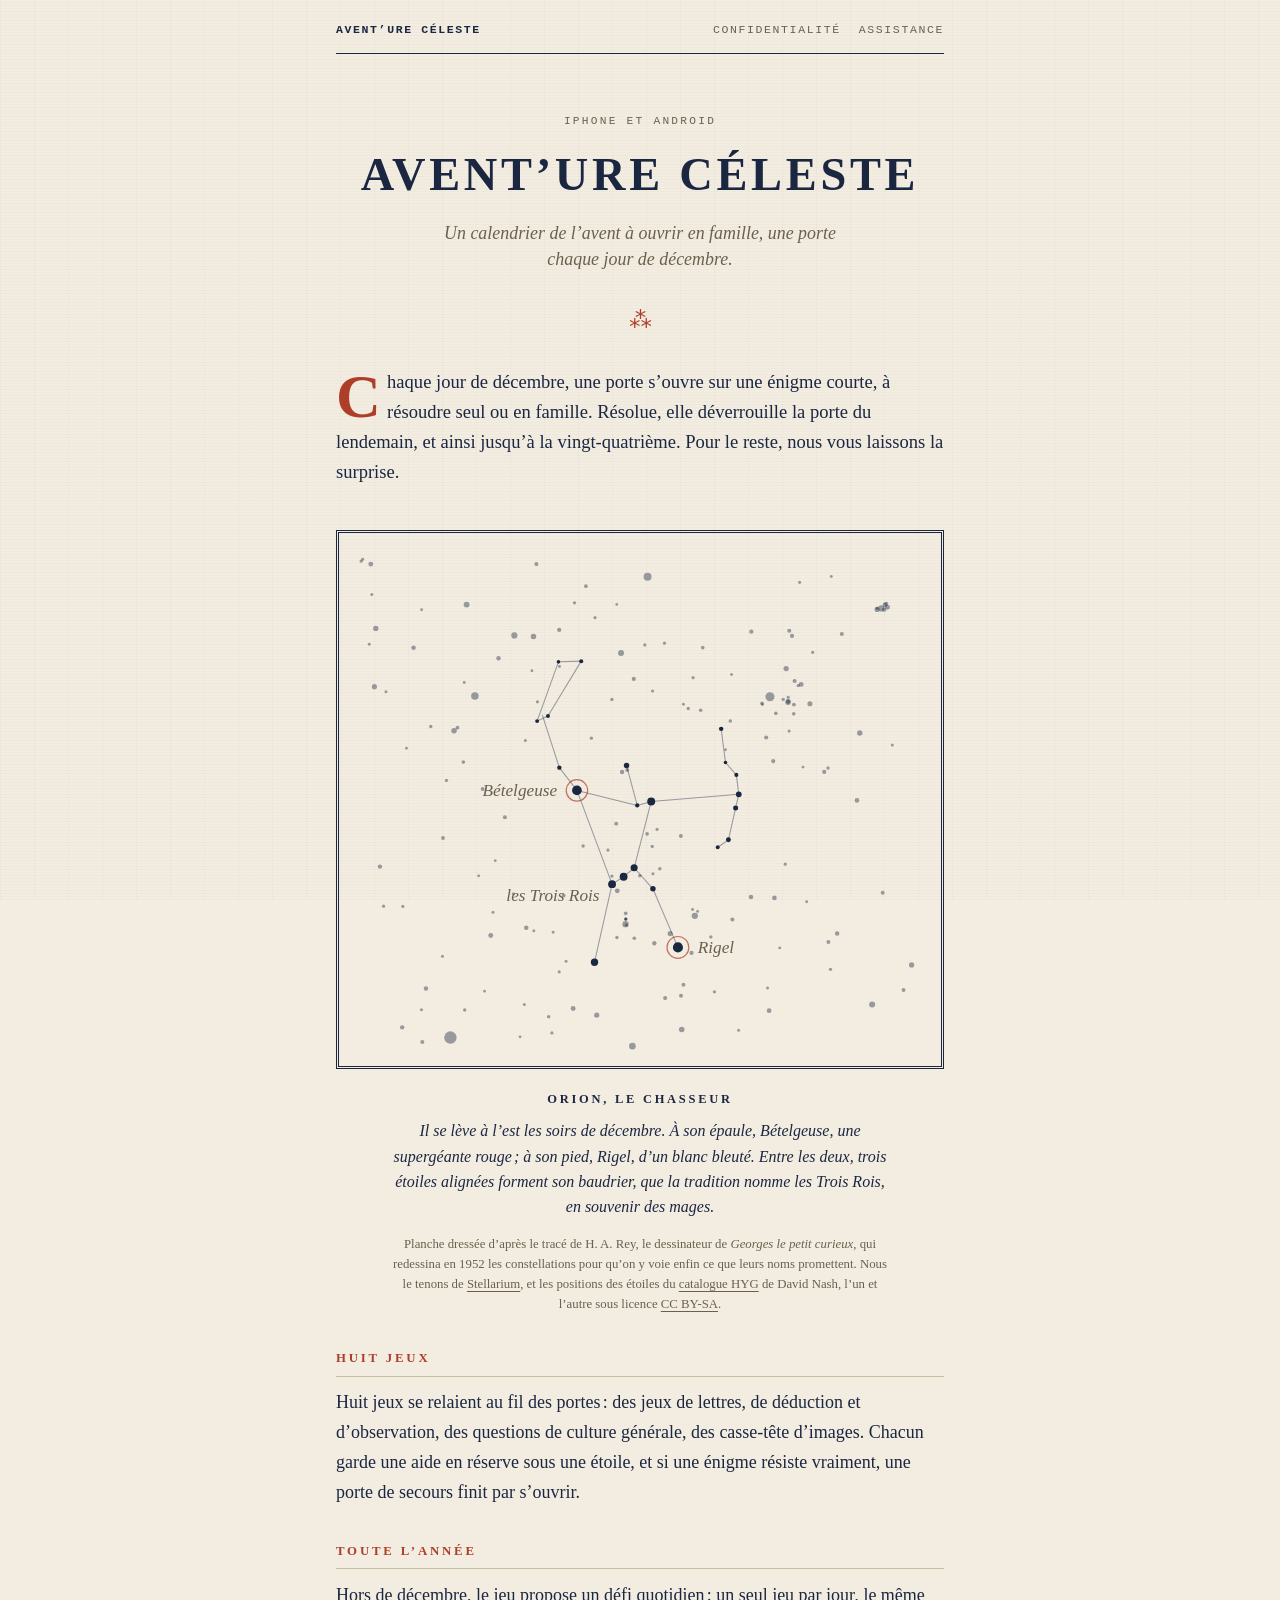
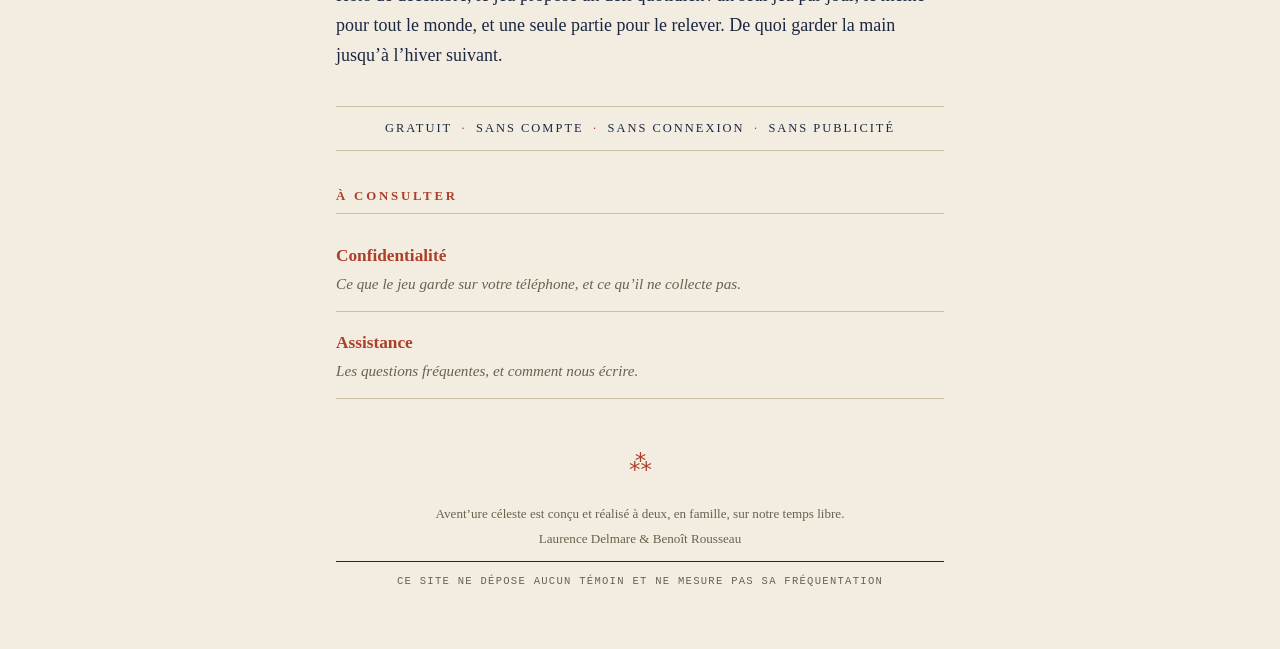
<file: index.html>
<!DOCTYPE html>
<html lang="fr">
<head>
<meta charset="utf-8">
<meta name="viewport" content="width=device-width, initial-scale=1">
<meta name="color-scheme" content="light">
<title>Avent’ure céleste — un calendrier de l’avent à ouvrir en famille</title>
<meta name="description" content="Chaque jour de décembre, une porte s’ouvre sur une énigme courte, à résoudre seul ou en famille. Un calendrier de l’avent pour iPhone et Android.">
<link rel="stylesheet" href="style.css?v=e7a8f6ab">
</head>
<body>
<div class="page">

<header class="bandeau">
    <a class="marque" href="index.html?v=e7a8f6ab">Avent’ure céleste</a>
    <nav aria-label="Pages du site">
        <a href="confidentialite.html?v=e7a8f6ab">Confidentialité</a>
        <a href="assistance.html?v=e7a8f6ab">Assistance</a>
    </nav>
</header>

<main>

<div class="cartouche">
    <p class="surtitre">iPhone et Android</p>
    <h1>Avent’ure céleste</h1>
    <p class="sous-titre">Un calendrier de l’avent à ouvrir en famille, une porte chaque jour de décembre.</p>
</div>
<span class="fleuron" aria-hidden="true">⁂</span>

<p class="attaque lettrine">Chaque jour de décembre, une porte s’ouvre sur une
énigme courte, à résoudre seul ou en famille. Résolue, elle déverrouille la
porte du lendemain, et ainsi jusqu’à la vingt-quatrième. Pour le reste, nous
vous laissons la surprise.</p>

<figure class="planche-figure">
<div class="cadre">
<svg class="planche" viewBox="0 0 340 300" xmlns="http://www.w3.org/2000/svg" role="img" aria-label="Planche céleste : Orion">
  <g class="figure">
    <line x1="153.8" y1="199.1" x2="160.5" y2="194.8"/>
    <line x1="160.5" y1="194.8" x2="166.6" y2="189.6"/>
    <line x1="122.7" y1="70.1" x2="110.3" y2="104.5"/>
    <line x1="110.3" y1="104.5" x2="116.6" y2="101.5"/>
    <line x1="116.6" y1="101.5" x2="135.9" y2="69.7"/>
    <line x1="135.9" y1="69.7" x2="122.7" y2="70.1"/>
    <line x1="113.3" y1="100.9" x2="123.2" y2="131.5"/>
    <line x1="123.2" y1="131.5" x2="133.4" y2="144.7"/>
    <line x1="133.4" y1="144.7" x2="153.8" y2="199.1"/>
    <line x1="153.8" y1="199.1" x2="143.6" y2="244.4"/>
    <line x1="192.0" y1="235.8" x2="177.5" y2="201.8"/>
    <line x1="177.5" y1="201.8" x2="166.6" y2="189.6"/>
    <line x1="166.6" y1="189.6" x2="176.5" y2="151.1"/>
    <line x1="176.5" y1="151.1" x2="168.4" y2="153.4"/>
    <line x1="168.4" y1="153.4" x2="162.2" y2="130.3"/>
    <line x1="168.4" y1="153.4" x2="133.4" y2="144.7"/>
    <line x1="176.5" y1="151.1" x2="227.3" y2="147.0"/>
    <line x1="227.3" y1="147.0" x2="225.5" y2="154.9"/>
    <line x1="225.5" y1="154.9" x2="221.3" y2="173.4"/>
    <line x1="221.3" y1="173.4" x2="215.1" y2="177.7"/>
    <line x1="227.3" y1="147.0" x2="225.9" y2="135.7"/>
    <line x1="225.9" y1="135.7" x2="219.6" y2="128.5"/>
    <line x1="219.6" y1="128.5" x2="217.1" y2="109.0"/>
  </g>
  <g class="champ">
    <circle cx="251.1" cy="236.1" r="0.82"/>
    <circle cx="107.3" cy="75.3" r="0.82"/>
    <circle cx="68.0" cy="82.1" r="0.82"/>
    <circle cx="43.3" cy="39.9" r="0.82"/>
    <circle cx="119.6" cy="227.0" r="0.82"/>
    <circle cx="86.0" cy="185.5" r="0.82"/>
    <circle cx="281.0" cy="20.6" r="0.82"/>
    <circle cx="219.6" cy="121.1" r="0.82"/>
    <circle cx="195.2" cy="94.7" r="0.82"/>
    <circle cx="156.5" cy="36.8" r="0.82"/>
    <circle cx="266.7" cy="209.3" r="0.83"/>
    <circle cx="79.8" cy="261.2" r="0.83"/>
    <circle cx="100.4" cy="287.7" r="0.84"/>
    <circle cx="123.3" cy="72.8" r="0.84"/>
    <circle cx="34.5" cy="120.2" r="0.84"/>
    <circle cx="161.8" cy="219.3" r="0.85"/>
    <circle cx="203.4" cy="214.9" r="0.85"/>
    <circle cx="200.5" cy="213.8" r="0.85"/>
    <circle cx="264.6" cy="131.2" r="0.86"/>
    <circle cx="76.4" cy="194.3" r="0.86"/>
    <circle cx="12.9" cy="59.9" r="0.86"/>
    <circle cx="316.4" cy="118.3" r="0.87"/>
    <circle cx="241.0" cy="94.8" r="0.87"/>
    <circle cx="223.1" cy="77.5" r="0.87"/>
    <circle cx="55.4" cy="240.9" r="0.87"/>
    <circle cx="177.5" cy="193.0" r="0.87"/>
    <circle cx="22.6" cy="87.5" r="0.87"/>
    <circle cx="9.1" cy="10.6" r="0.87"/>
    <circle cx="108.4" cy="226.1" r="0.87"/>
    <circle cx="84.7" cy="215.4" r="0.87"/>
    <circle cx="307.5" cy="39.1" r="0.88"/>
    <circle cx="127.1" cy="243.8" r="0.88"/>
    <circle cx="103.5" cy="115.7" r="0.88"/>
    <circle cx="14.4" cy="31.0" r="0.88"/>
    <circle cx="227.2" cy="283.9" r="0.89"/>
    <circle cx="256.5" cy="110.3" r="0.89"/>
    <circle cx="8.2" cy="11.7" r="0.90"/>
    <circle cx="177.3" cy="87.0" r="0.90"/>
    <circle cx="102.9" cy="268.9" r="0.90"/>
    <circle cx="43.2" cy="272.0" r="0.90"/>
    <circle cx="244.0" cy="259.4" r="0.90"/>
    <circle cx="179.9" cy="167.3" r="0.90"/>
    <circle cx="32.4" cy="212.0" r="0.90"/>
    <circle cx="161.8" cy="219.3" r="0.91"/>
    <circle cx="161.7" cy="219.4" r="0.91"/>
    <circle cx="262.6" cy="24.0" r="0.91"/>
    <circle cx="256.0" cy="90.7" r="0.92"/>
    <circle cx="184.2" cy="59.3" r="0.92"/>
    <circle cx="153.7" cy="194.4" r="0.92"/>
    <circle cx="110.5" cy="93.3" r="0.92"/>
    <circle cx="270.2" cy="64.6" r="0.93"/>
    <circle cx="123.1" cy="250.0" r="0.93"/>
    <circle cx="118.9" cy="285.4" r="0.93"/>
    <circle cx="254.3" cy="187.5" r="0.94"/>
    <circle cx="200.8" cy="79.3" r="0.94"/>
    <circle cx="96.5" cy="204.7" r="0.94"/>
    <circle cx="21.2" cy="211.9" r="0.94"/>
    <circle cx="151.4" cy="179.3" r="0.94"/>
    <circle cx="177.1" cy="177.2" r="0.95"/>
    <circle cx="141.8" cy="114.4" r="0.95"/>
    <circle cx="172.8" cy="60.3" r="0.95"/>
    <circle cx="143.9" cy="44.5" r="0.95"/>
    <circle cx="280.5" cy="248.5" r="0.95"/>
    <circle cx="279.1" cy="131.7" r="0.97"/>
    <circle cx="153.7" cy="91.9" r="0.97"/>
    <circle cx="68.3" cy="272.1" r="0.98"/>
    <circle cx="198.0" cy="97.2" r="0.98"/>
    <circle cx="132.0" cy="35.9" r="0.98"/>
    <circle cx="261.8" cy="83.9" r="0.98"/>
    <circle cx="211.1" cy="229.7" r="0.98"/>
    <circle cx="253.1" cy="91.9" r="0.99"/>
    <circle cx="213.2" cy="261.6" r="0.99"/>
    <circle cx="162.1" cy="222.8" r="0.99"/>
    <circle cx="156.6" cy="230.0" r="1.00"/>
    <circle cx="57.7" cy="138.9" r="1.00"/>
    <circle cx="137.0" cy="177.0" r="1.00"/>
    <circle cx="48.6" cy="107.6" r="1.01"/>
    <circle cx="181.5" cy="190.1" r="1.02"/>
    <circle cx="222.4" cy="104.5" r="1.02"/>
    <circle cx="169.9" cy="194.2" r="1.02"/>
    <circle cx="259.2" cy="100.3" r="1.03"/>
    <circle cx="240.8" cy="94.1" r="1.04"/>
    <circle cx="117.0" cy="276.0" r="1.04"/>
    <circle cx="67.5" cy="128.3" r="1.04"/>
    <circle cx="248.8" cy="100.0" r="1.05"/>
    <circle cx="205.2" cy="98.2" r="1.05"/>
    <circle cx="206.4" cy="61.9" r="1.06"/>
    <circle cx="166.7" cy="230.5" r="1.06"/>
    <circle cx="174.1" cy="169.9" r="1.07"/>
    <circle cx="161.7" cy="216.0" r="1.08"/>
    <circle cx="138.6" cy="26.2" r="1.08"/>
    <circle cx="125.7" cy="205.7" r="1.10"/>
    <circle cx="156.2" cy="164.0" r="1.11"/>
    <circle cx="64.1" cy="108.3" r="1.11"/>
    <circle cx="259.3" cy="94.9" r="1.12"/>
    <circle cx="55.7" cy="172.3" r="1.12"/>
    <circle cx="78.7" cy="143.9" r="1.12"/>
    <circle cx="310.8" cy="204.1" r="1.13"/>
    <circle cx="193.7" cy="171.2" r="1.13"/>
    <circle cx="195.2" cy="257.5" r="1.13"/>
    <circle cx="322.9" cy="260.5" r="1.14"/>
    <circle cx="279.3" cy="232.7" r="1.14"/>
    <circle cx="162.6" cy="132.9" r="1.16"/>
    <circle cx="91.6" cy="160.3" r="1.16"/>
    <circle cx="287.1" cy="54.0" r="1.17"/>
    <circle cx="223.6" cy="219.6" r="1.17"/>
    <circle cx="193.8" cy="263.9" r="1.17"/>
    <circle cx="43.7" cy="290.7" r="1.17"/>
    <circle cx="166.4" cy="80.0" r="1.19"/>
    <circle cx="109.9" cy="13.4" r="1.19"/>
    <circle cx="312.9" cy="36.4" r="1.19"/>
    <circle cx="259.7" cy="81.2" r="1.19"/>
    <circle cx="184.6" cy="265.2" r="1.20"/>
    <circle cx="256.6" cy="52.1" r="1.20"/>
    <circle cx="276.9" cy="134.0" r="1.21"/>
    <circle cx="243.2" cy="114.0" r="1.21"/>
    <circle cx="234.6" cy="52.6" r="1.21"/>
    <circle cx="247.3" cy="127.7" r="1.22"/>
    <circle cx="199.9" cy="239.0" r="1.22"/>
    <circle cx="258.2" cy="55.1" r="1.23"/>
    <circle cx="123.1" cy="51.6" r="1.25"/>
    <circle cx="19.1" cy="188.9" r="1.26"/>
    <circle cx="311.7" cy="39.8" r="1.26"/>
    <circle cx="178.3" cy="233.4" r="1.27"/>
    <circle cx="87.9" cy="68.0" r="1.27"/>
    <circle cx="32.0" cy="282.2" r="1.27"/>
    <circle cx="159.6" cy="134.0" r="1.28"/>
    <circle cx="45.8" cy="259.6" r="1.29"/>
    <circle cx="284.4" cy="227.8" r="1.30"/>
    <circle cx="234.4" cy="206.6" r="1.32"/>
    <circle cx="38.6" cy="61.9" r="1.32"/>
    <circle cx="104.0" cy="224.4" r="1.32"/>
    <circle cx="248.0" cy="207.1" r="1.35"/>
    <circle cx="295.9" cy="150.5" r="1.36"/>
    <circle cx="312.1" cy="37.1" r="1.37"/>
    <circle cx="244.9" cy="272.5" r="1.38"/>
    <circle cx="256.0" cy="93.1" r="1.39"/>
    <circle cx="13.8" cy="13.4" r="1.41"/>
    <circle cx="263.5" cy="83.2" r="1.42"/>
    <circle cx="156.8" cy="203.0" r="1.42"/>
    <circle cx="83.4" cy="228.9" r="1.42"/>
    <circle cx="313.6" cy="38.5" r="1.44"/>
    <circle cx="131.2" cy="271.3" r="1.44"/>
    <circle cx="268.6" cy="94.4" r="1.47"/>
    <circle cx="307.6" cy="39.7" r="1.48"/>
    <circle cx="187.5" cy="227.8" r="1.49"/>
    <circle cx="15.9" cy="84.5" r="1.50"/>
    <circle cx="144.9" cy="275.1" r="1.51"/>
    <circle cx="254.8" cy="74.0" r="1.52"/>
    <circle cx="327.6" cy="246.0" r="1.52"/>
    <circle cx="16.7" cy="50.7" r="1.53"/>
    <circle cx="297.5" cy="111.4" r="1.57"/>
    <circle cx="255.9" cy="93.6" r="1.57"/>
    <circle cx="62.1" cy="110.1" r="1.59"/>
    <circle cx="108.2" cy="55.4" r="1.61"/>
    <circle cx="194.2" cy="283.4" r="1.62"/>
    <circle cx="69.4" cy="36.9" r="1.71"/>
    <circle cx="304.7" cy="268.9" r="1.75"/>
    <circle cx="159.0" cy="65.0" r="1.75"/>
    <circle cx="97.1" cy="54.8" r="1.79"/>
    <circle cx="310.0" cy="39.1" r="1.80"/>
    <circle cx="201.8" cy="217.5" r="1.83"/>
    <circle cx="161.6" cy="222.3" r="1.84"/>
    <circle cx="165.6" cy="293.1" r="1.92"/>
    <circle cx="74.2" cy="89.9" r="2.19"/>
    <circle cx="174.4" cy="20.7" r="2.31"/>
    <circle cx="245.4" cy="90.4" r="2.63"/>
    <circle cx="60.0" cy="288.1" r="3.60"/>
  </g>
  <g class="sommets">
    <circle cx="219.6" cy="128.5" r="1.05"/>
    <circle cx="122.7" cy="70.1" r="1.05"/>
    <circle cx="215.1" cy="177.7" r="1.12"/>
    <circle cx="110.3" cy="104.5" r="1.13"/>
    <circle cx="116.6" cy="101.5" r="1.14"/>
    <circle cx="135.9" cy="69.7" r="1.16"/>
    <circle cx="225.9" cy="135.7" r="1.17"/>
    <circle cx="168.4" cy="153.4" r="1.24"/>
    <circle cx="123.2" cy="131.5" r="1.27"/>
    <circle cx="217.1" cy="109.0" r="1.29"/>
    <circle cx="221.3" cy="173.4" r="1.44"/>
    <circle cx="225.5" cy="154.9" r="1.45"/>
    <circle cx="162.2" cy="130.3" r="1.58"/>
    <circle cx="177.5" cy="201.8" r="1.59"/>
    <circle cx="227.3" cy="147.0" r="1.66"/>
    <circle cx="166.6" cy="189.6" r="2.06"/>
    <circle cx="143.6" cy="244.4" r="2.13"/>
    <circle cx="153.8" cy="199.1" r="2.27"/>
    <circle cx="160.5" cy="194.8" r="2.29"/>
    <circle cx="176.5" cy="151.1" r="2.31"/>
    <circle cx="133.4" cy="144.7" r="2.81"/>
    <circle class="halo" cx="133.4" cy="144.7" r="6.21"/>
    <circle cx="192.0" cy="235.8" r="2.92"/>
    <circle class="halo" cx="192.0" cy="235.8" r="6.32"/>
  </g>
  <g class="noms">
    <text x="121.9" y="148.2" text-anchor="end">Bételgeuse</text>
    <text x="203.5" y="239.3" text-anchor="start">Rigel</text>
    <text x="146.5" y="208.8" text-anchor="end">les Trois Rois</text>
  </g>
</svg>
</div>
<figcaption>
<p class="legende">Orion, le chasseur</p>
<p class="notice">Il se lève à l’est les soirs de décembre. À son épaule,
Bételgeuse, une supergéante rouge ; à son pied, Rigel, d’un blanc bleuté.
Entre les deux, trois étoiles alignées forment son baudrier, que la tradition
nomme les Trois Rois, en souvenir des mages.</p>
<p class="credit">Planche dressée d’après le tracé de H.&nbsp;A.&nbsp;Rey,
le dessinateur de <i>Georges le petit curieux</i>, qui redessina en 1952 les
constellations pour qu’on y voie enfin ce que leurs noms promettent. Nous le
tenons de <a href="https://github.com/Stellarium/stellarium-skycultures">Stellarium</a>,
et les positions des étoiles du <a href="https://codeberg.org/astronexus/hyg">catalogue HYG</a>
de David Nash, l’un et l’autre sous licence
<a href="https://creativecommons.org/licenses/by-sa/4.0/deed.fr">CC&nbsp;BY-SA</a>.</p>
</figcaption>
</figure>

<h2>Huit jeux</h2>

<p>Huit jeux se relaient au fil des portes : des jeux de lettres, de déduction
et d’observation, des questions de culture générale, des casse-tête d’images.
Chacun garde une aide en réserve sous une étoile, et si une énigme résiste
vraiment, une porte de secours finit par s’ouvrir.</p>

<h2>Toute l’année</h2>

<p>Hors de décembre, le jeu propose un défi quotidien : un seul jeu par jour,
le même pour tout le monde, et une seule partie pour le relever. De quoi garder
la main jusqu’à l’hiver suivant.</p>

<ul class="promesse" aria-label="Engagements">
    <li>Gratuit</li>
    <li>Sans compte</li>
    <li>Sans connexion</li>
    <li>Sans publicité</li>
</ul>

<h2>À consulter</h2>

<ul class="sommaire">
    <li>
        <a href="confidentialite.html?v=e7a8f6ab">Confidentialité</a>
        <span>Ce que le jeu garde sur votre téléphone, et ce qu’il ne collecte pas.</span>
    </li>
    <li>
        <a href="assistance.html?v=e7a8f6ab">Assistance</a>
        <span>Les questions fréquentes, et comment nous écrire.</span>
    </li>
</ul>

</main>

<footer class="colophon">
    <span class="fleuron" aria-hidden="true">⁂</span>
    <p>Avent’ure céleste est conçu et réalisé à deux, en famille, sur notre temps libre.</p>
    <p>Laurence&nbsp;Delmare &amp; Benoît&nbsp;Rousseau</p>
    <p class="mentions">Ce site ne dépose aucun témoin et ne mesure pas sa fréquentation</p>
</footer>

</div>
</body>
</html>
</file>
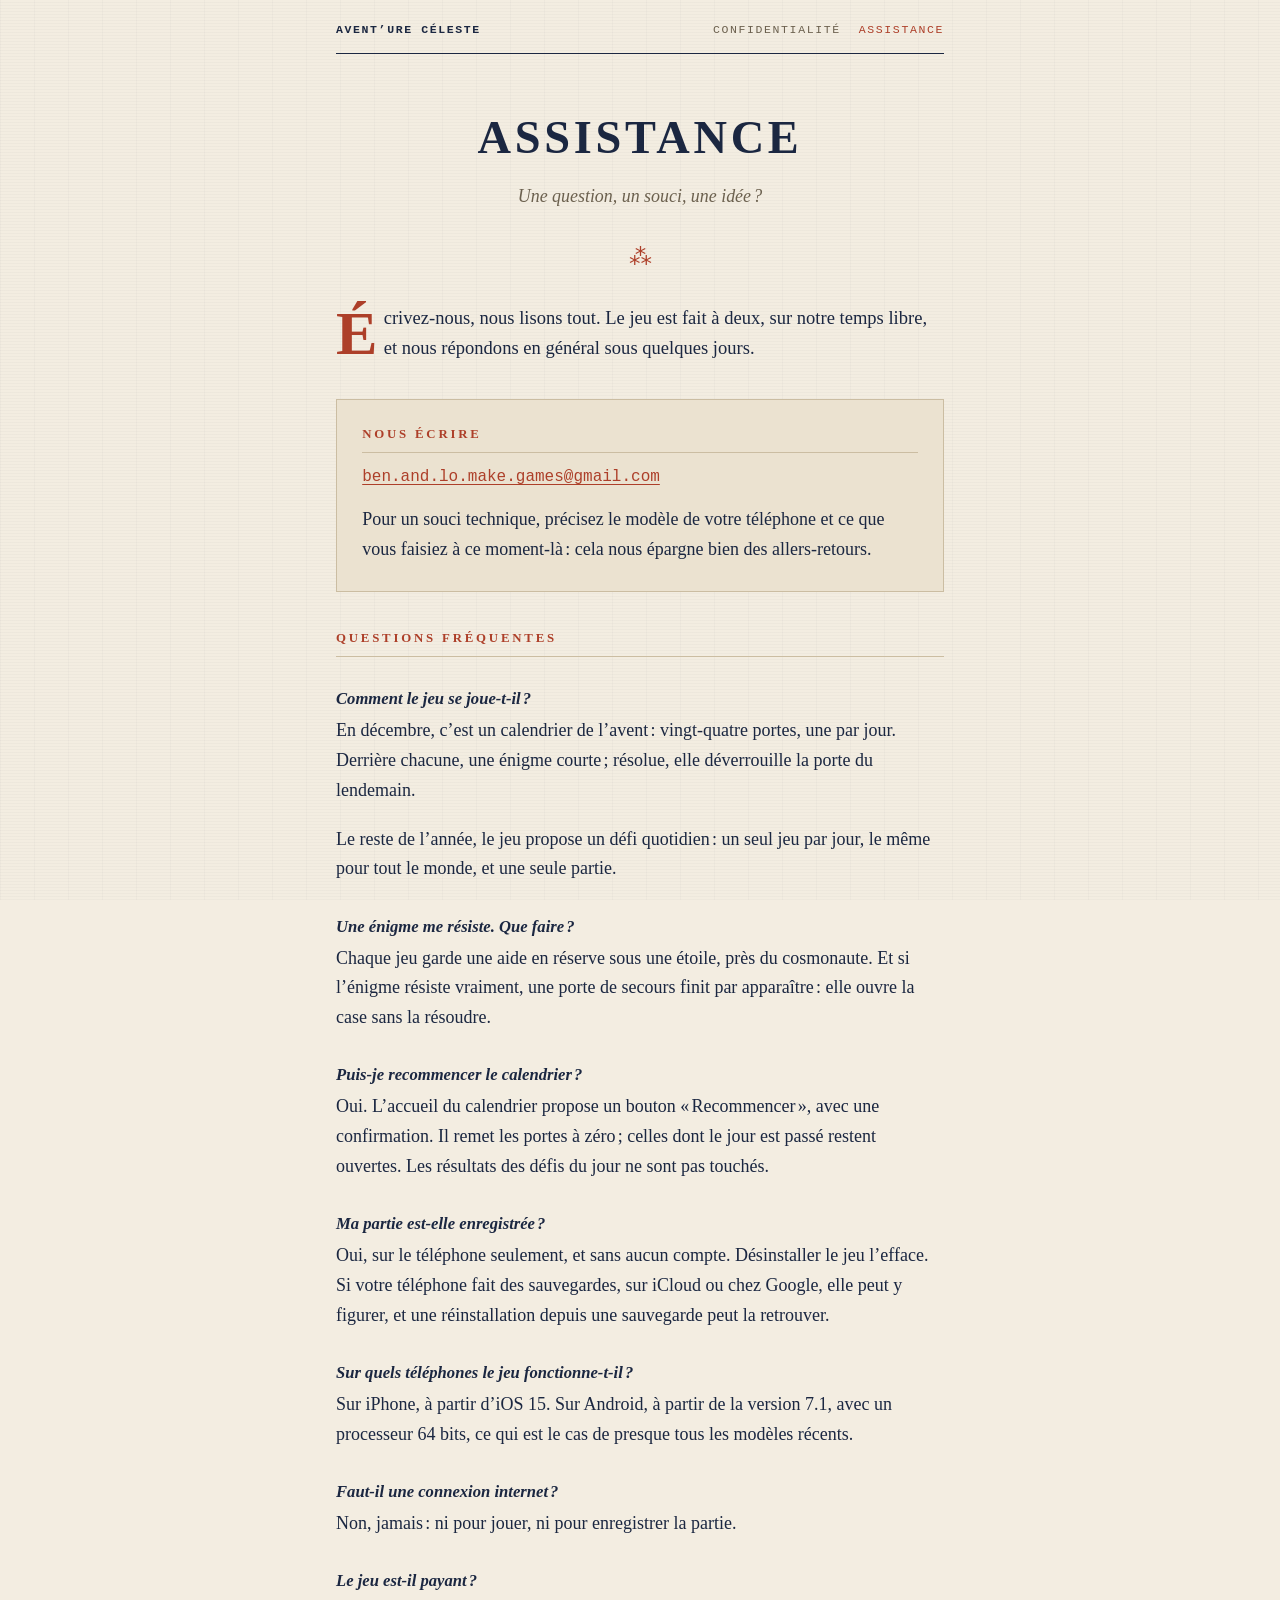
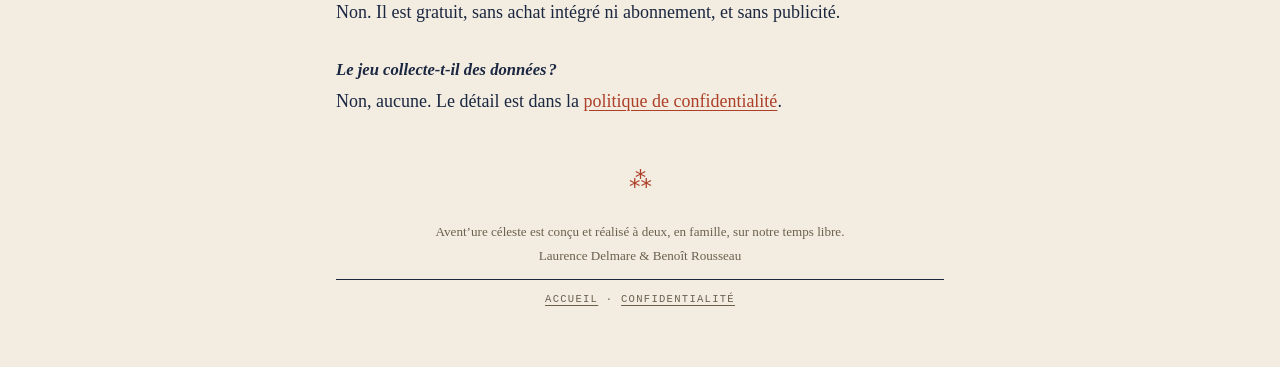
<file: assistance.html>
<!DOCTYPE html>
<html lang="fr">
<head>
<meta charset="utf-8">
<meta name="viewport" content="width=device-width, initial-scale=1">
<meta name="color-scheme" content="light">
<title>Assistance — Avent’ure céleste</title>
<meta name="description" content="Questions fréquentes et contact pour Avent’ure céleste, le calendrier de l’avent à ouvrir en famille.">
<link rel="stylesheet" href="style.css?v=e7a8f6ab">
</head>
<body>
<div class="page">

<header class="bandeau">
    <a class="marque" href="index.html?v=e7a8f6ab">Avent’ure céleste</a>
    <nav aria-label="Pages du site">
        <a href="confidentialite.html?v=e7a8f6ab">Confidentialité</a>
        <a href="assistance.html?v=e7a8f6ab" aria-current="page">Assistance</a>
    </nav>
</header>

<main>

<div class="cartouche">
    <h1>Assistance</h1>
    <p class="sous-titre">Une question, un souci, une idée ?</p>
</div>
<span class="fleuron" aria-hidden="true">⁂</span>

<p class="attaque lettrine">Écrivez-nous, nous lisons tout. Le jeu est fait à
deux, sur notre temps libre, et nous répondons en général sous quelques
jours.</p>

<div class="encadre">
    <h2>Nous écrire</h2>
    <p class="adresse"><a href="mailto:ben.and.lo.make.games%2Baventureceleste@gmail.com?subject=Avent%E2%80%99ure%20c%C3%A9leste">ben.and.lo.make.games@gmail.com</a></p>
    <p>Pour un souci technique, précisez le modèle de votre téléphone et ce que
    vous faisiez à ce moment-là : cela nous épargne bien des allers-retours.</p>
</div>

<h2>Questions fréquentes</h2>

<h3>Comment le jeu se joue-t-il ?</h3>

<p>En décembre, c’est un calendrier de l’avent : vingt-quatre portes, une par
jour. Derrière chacune, une énigme courte ; résolue, elle déverrouille la porte
du lendemain.</p>

<p>Le reste de l’année, le jeu propose un défi quotidien : un seul jeu par jour,
le même pour tout le monde, et une seule partie.</p>

<h3>Une énigme me résiste. Que faire ?</h3>

<p>Chaque jeu garde une aide en réserve sous une étoile, près du cosmonaute. Et
si l’énigme résiste vraiment, une porte de secours finit par apparaître : elle
ouvre la case sans la résoudre.</p>

<h3>Puis-je recommencer le calendrier ?</h3>

<p>Oui. L’accueil du calendrier propose un bouton « Recommencer », avec une
confirmation. Il remet les portes à zéro ; celles dont le jour est passé restent
ouvertes. Les résultats des défis du jour ne sont pas touchés.</p>

<h3>Ma partie est-elle enregistrée ?</h3>

<p>Oui, sur le téléphone seulement, et sans aucun compte. Désinstaller le jeu
l’efface. Si votre téléphone fait des sauvegardes, sur iCloud ou chez Google,
elle peut y figurer, et une réinstallation depuis une sauvegarde peut la
retrouver.</p>

<h3>Sur quels téléphones le jeu fonctionne-t-il ?</h3>

<p>Sur iPhone, à partir d’iOS 15. Sur Android, à partir de la version 7.1, avec
un processeur 64 bits, ce qui est le cas de presque tous les modèles récents.</p>

<h3>Faut-il une connexion internet ?</h3>

<p>Non, jamais : ni pour jouer, ni pour enregistrer la partie.</p>

<h3>Le jeu est-il payant ?</h3>

<p>Non. Il est gratuit, sans achat intégré ni abonnement, et sans publicité.</p>

<h3>Le jeu collecte-t-il des données ?</h3>

<p>Non, aucune. Le détail est dans la
<a href="confidentialite.html?v=e7a8f6ab">politique de confidentialité</a>.</p>

</main>

<footer class="colophon">
    <span class="fleuron" aria-hidden="true">⁂</span>
    <p>Avent’ure céleste est conçu et réalisé à deux, en famille, sur notre temps libre.</p>
    <p>Laurence&nbsp;Delmare &amp; Benoît&nbsp;Rousseau</p>
    <p class="mentions"><a href="index.html?v=e7a8f6ab">Accueil</a> · <a href="confidentialite.html?v=e7a8f6ab">Confidentialité</a></p>
</footer>

</div>
</body>
</html>
</file>
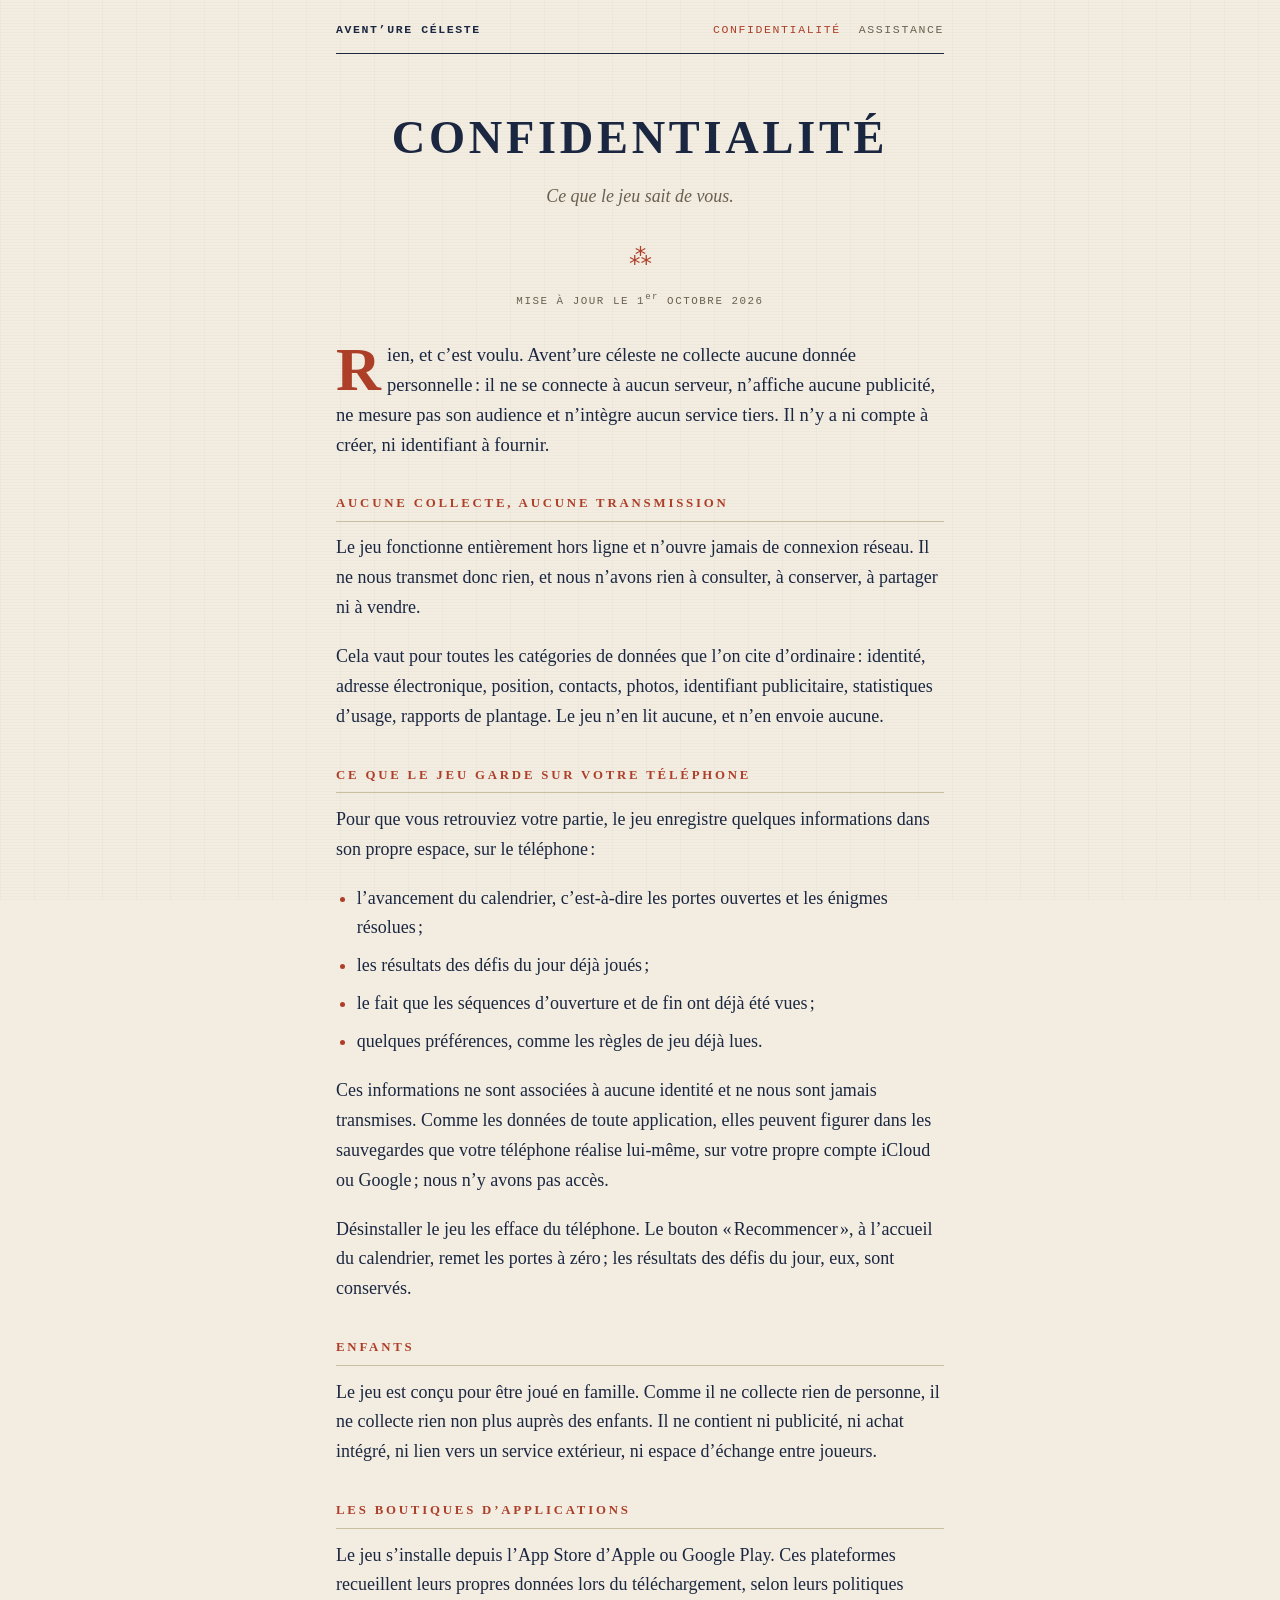
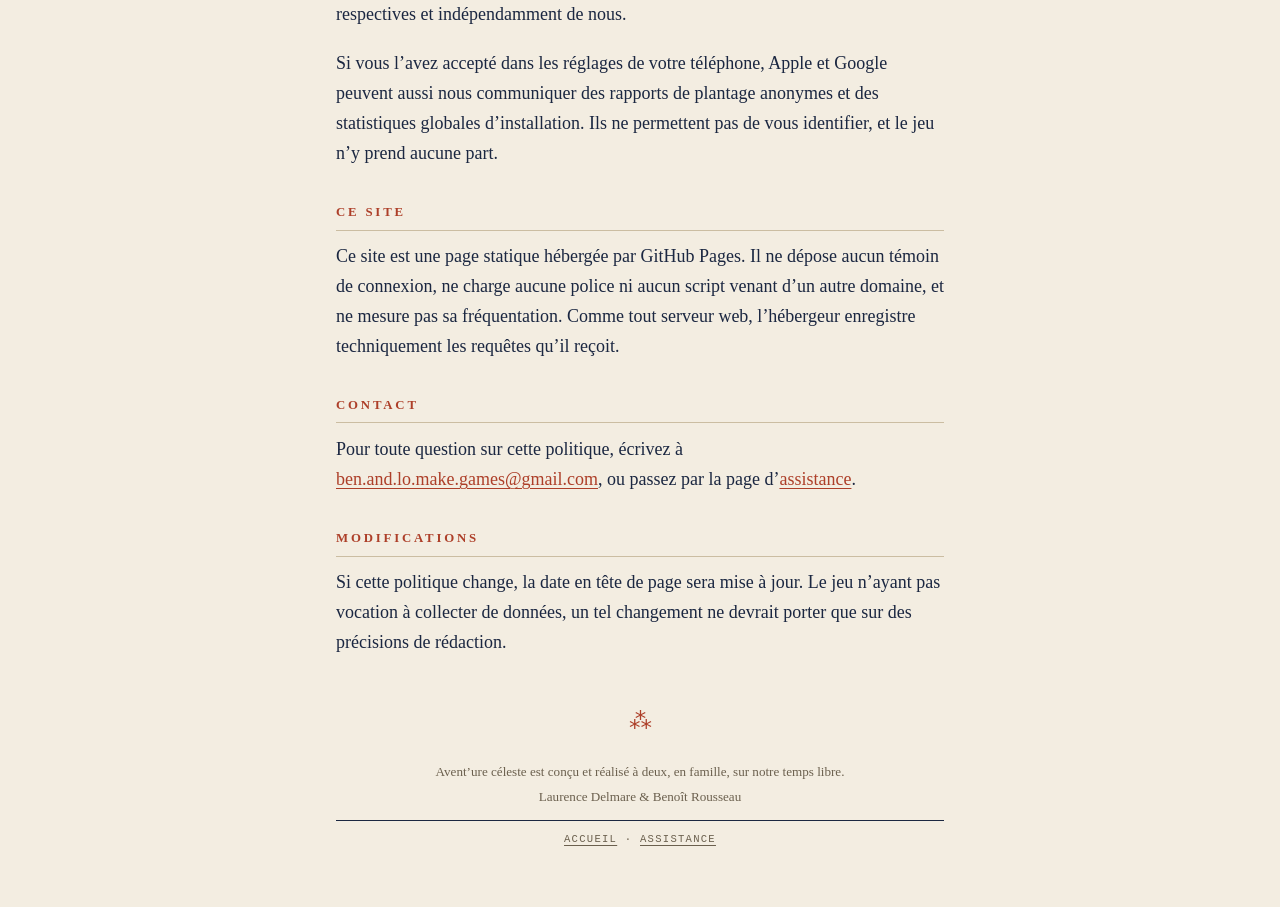
<file: confidentialite.html>
<!DOCTYPE html>
<html lang="fr">
<head>
<meta charset="utf-8">
<meta name="viewport" content="width=device-width, initial-scale=1">
<meta name="color-scheme" content="light">
<title>Confidentialité — Avent’ure céleste</title>
<meta name="description" content="Avent’ure céleste ne collecte aucune donnée personnelle, ne se connecte à aucun serveur et n’intègre aucun service tiers.">
<link rel="stylesheet" href="style.css?v=e7a8f6ab">
</head>
<body>
<div class="page">

<header class="bandeau">
    <a class="marque" href="index.html?v=e7a8f6ab">Avent’ure céleste</a>
    <nav aria-label="Pages du site">
        <a href="confidentialite.html?v=e7a8f6ab" aria-current="page">Confidentialité</a>
        <a href="assistance.html?v=e7a8f6ab">Assistance</a>
    </nav>
</header>

<main>

<div class="cartouche">
    <h1>Confidentialité</h1>
    <p class="sous-titre">Ce que le jeu sait de vous.</p>
</div>
<span class="fleuron" aria-hidden="true">⁂</span>
<p class="estampille">Mise à jour le 1<sup>er</sup> octobre 2026</p>

<p class="attaque lettrine">Rien, et c’est voulu. Avent’ure céleste ne collecte
aucune donnée personnelle : il ne se connecte à aucun serveur, n’affiche aucune
publicité, ne mesure pas son audience et n’intègre aucun service tiers. Il n’y
a ni compte à créer, ni identifiant à fournir.</p>

<h2>Aucune collecte, aucune transmission</h2>

<p>Le jeu fonctionne entièrement hors ligne et n’ouvre jamais de connexion
réseau. Il ne nous transmet donc rien, et nous n’avons rien à consulter, à
conserver, à partager ni à vendre.</p>

<p>Cela vaut pour toutes les catégories de données que l’on cite d’ordinaire :
identité, adresse électronique, position, contacts, photos, identifiant
publicitaire, statistiques d’usage, rapports de plantage. Le jeu n’en lit
aucune, et n’en envoie aucune.</p>

<h2>Ce que le jeu garde sur votre téléphone</h2>

<p>Pour que vous retrouviez votre partie, le jeu enregistre quelques
informations dans son propre espace, sur le téléphone :</p>

<ul>
    <li>l’avancement du calendrier, c’est-à-dire les portes ouvertes et les
    énigmes résolues ;</li>
    <li>les résultats des défis du jour déjà joués ;</li>
    <li>le fait que les séquences d’ouverture et de fin ont déjà été vues ;</li>
    <li>quelques préférences, comme les règles de jeu déjà lues.</li>
</ul>

<p>Ces informations ne sont associées à aucune identité et ne nous sont jamais
transmises. Comme les données de toute application, elles peuvent figurer dans
les sauvegardes que votre téléphone réalise lui-même, sur votre propre compte
iCloud ou Google ; nous n’y avons pas accès.</p>

<p>Désinstaller le jeu les efface du téléphone. Le bouton « Recommencer », à
l’accueil du calendrier, remet les portes à zéro ; les résultats des défis du
jour, eux, sont conservés.</p>

<h2>Enfants</h2>

<p>Le jeu est conçu pour être joué en famille. Comme il ne collecte rien de
personne, il ne collecte rien non plus auprès des enfants. Il ne contient ni
publicité, ni achat intégré, ni lien vers un service extérieur, ni espace
d’échange entre joueurs.</p>

<h2>Les boutiques d’applications</h2>

<p>Le jeu s’installe depuis l’App Store d’Apple ou Google Play. Ces plateformes
recueillent leurs propres données lors du téléchargement, selon leurs
politiques respectives et indépendamment de nous.</p>

<p>Si vous l’avez accepté dans les réglages de votre téléphone, Apple et Google
peuvent aussi nous communiquer des rapports de plantage anonymes et des
statistiques globales d’installation. Ils ne permettent pas de vous identifier,
et le jeu n’y prend aucune part.</p>

<h2>Ce site</h2>

<p>Ce site est une page statique hébergée par GitHub Pages. Il ne dépose aucun
témoin de connexion, ne charge aucune police ni aucun script venant d’un autre
domaine, et ne mesure pas sa fréquentation. Comme tout serveur web,
l’hébergeur enregistre techniquement les requêtes qu’il reçoit.</p>

<h2>Contact</h2>

<p>Pour toute question sur cette politique, écrivez à
<a href="mailto:ben.and.lo.make.games%2Baventureceleste@gmail.com?subject=Confidentialit%C3%A9">ben.and.lo.make.games@gmail.com</a>,
ou passez par la page d’<a href="assistance.html?v=e7a8f6ab">assistance</a>.</p>

<h2>Modifications</h2>

<p>Si cette politique change, la date en tête de page sera mise à jour. Le jeu
n’ayant pas vocation à collecter de données, un tel changement ne devrait
porter que sur des précisions de rédaction.</p>

</main>

<footer class="colophon">
    <span class="fleuron" aria-hidden="true">⁂</span>
    <p>Avent’ure céleste est conçu et réalisé à deux, en famille, sur notre temps libre.</p>
    <p>Laurence&nbsp;Delmare &amp; Benoît&nbsp;Rousseau</p>
    <p class="mentions"><a href="index.html?v=e7a8f6ab">Accueil</a> · <a href="assistance.html?v=e7a8f6ab">Assistance</a></p>
</footer>

</div>
</body>
</html>
</file>
<file: style.css>
/* Avent’ure céleste — site public.

   Registre : la planche d’atlas céleste gravé, celui que revendique déjà le jeu
   en choisissant la Cinzel, d’après les capitales de la colonne Trajane. Papier
   vergé, encre de Prusse, et le vermillon des rubriques, comme dans les livres
   anciens où les titres étaient tracés à l’encre rouge.

   Un seul thème, clair : la page est un papier, pas un écran.

   Aucune ressource externe : ni police distante, ni script, ni mesure de
   fréquentation. Une page qui affirme ne rien collecter ne fait aucune requête
   vers un tiers. Le grain du papier est dessiné en CSS. */

:root {
    color-scheme: light;

    --papier:       #f3ede1;
    --papier-fonce: #ebe2d0;
    --trait:        #cbbda2;
    --encre:        #1b2741;
    --encre-douce:  #6b604e;
    --vermillon:    #ad3f29;

    --serif: ui-serif, "Iowan Old Style", "Palatino Linotype", Palatino, "Book Antiqua", Georgia, serif;
    --mono:  ui-monospace, SFMono-Regular, "SF Mono", Menlo, Consolas, "Liberation Mono", monospace;

    --colonne: 38rem;
}

* { box-sizing: border-box; }

html { -webkit-text-size-adjust: 100%; }

body {
    margin: 0;
    padding: 0 22px 56px;
    background: var(--papier);
    color: var(--encre);
    font-family: var(--serif);
    font-size: 18px;
    line-height: 1.66;
    position: relative;
    text-rendering: optimizeLegibility;
    -webkit-font-smoothing: antialiased;
}

/* Le vergé : les fines vergeures horizontales, et de loin en loin les
   pontuseaux verticaux, comme sur une feuille faite à la forme. */
body::before {
    content: "";
    position: fixed;
    inset: 0;
    z-index: -1;
    pointer-events: none;
    background-image:
        repeating-linear-gradient(0deg,  rgba(27, 39, 65, .022) 0 1px, transparent 1px 3px),
        repeating-linear-gradient(90deg, rgba(27, 39, 65, .024) 0 1px, transparent 1px 34px);
}

::selection { background: rgba(173, 63, 41, .16); }

.page { max-width: var(--colonne); margin: 0 auto; }

p { margin: 0 0 1.05em; }

a {
    color: var(--vermillon);
    text-decoration-thickness: 1px;
    text-underline-offset: 3px;
}
a:hover { color: var(--encre); }

/* --------------------------------------------------------------- bandeau */

.bandeau {
    display: flex;
    align-items: baseline;
    justify-content: space-between;
    gap: 14px;
    flex-wrap: wrap;
    padding: 20px 0 14px;
    border-bottom: 1px solid var(--encre);
    font-family: var(--mono);
    font-size: 0.72rem;
    letter-spacing: 0.14em;
    text-transform: uppercase;
}

.bandeau .marque { color: var(--encre); text-decoration: none; font-weight: 600; }
.bandeau nav { display: flex; gap: 18px; }
.bandeau nav a { color: var(--encre-douce); text-decoration: none; }
.bandeau a:hover,
.bandeau nav a[aria-current] { color: var(--vermillon); }

/* -------------------------------------------------------------- cartouche */

/* Le titre se compose comme la page de titre d’un atlas : centré, en
   capitales espacées, sous un surtitre discret, et fermé par un astérisme. */
.cartouche {
    text-align: center;
    padding: 58px 0 6px;
}

.surtitre {
    margin: 0 0 18px;
    font-family: var(--mono);
    font-size: 0.7rem;
    letter-spacing: 0.2em;
    text-transform: uppercase;
    color: var(--encre-douce);
}

h1 {
    margin: 0;
    font-size: clamp(1.9rem, 7.4vw, 2.9rem);
    font-weight: 600;
    line-height: 1.14;
    letter-spacing: 0.08em;
    text-transform: uppercase;
}

.sous-titre {
    max-width: 26rem;
    margin: 18px auto 0;
    font-size: 1.12rem;
    font-style: italic;
    line-height: 1.5;
    color: var(--encre-douce);
}

/* L’astérisme, trois étoiles en triangle : le fleuron du site. */
.fleuron {
    display: block;
    margin: 30px 0 34px;
    text-align: center;
    color: var(--vermillon);
    font-size: 1.45rem;
    letter-spacing: 0;
    line-height: 1;
}

.estampille sup { text-transform: none; }

.estampille {
    margin: -14px 0 30px;
    text-align: center;
    font-family: var(--mono);
    font-size: 0.68rem;
    letter-spacing: 0.14em;
    text-transform: uppercase;
    color: var(--encre-douce);
}

/* ------------------------------------------------------------------ texte */

.attaque { font-size: 1.16rem; line-height: 1.62; }

/* La lettrine, à l’encre rouge, ouvre le premier paragraphe. */
.lettrine::first-letter {
    float: left;
    margin: 0.06em 0.1em 0 0;
    font-size: 3.35em;
    line-height: 0.86;
    font-weight: 600;
    color: var(--vermillon);
}

/* Les rubriques : capitales espacées, à l’encre rouge, sur un filet. */
h2 {
    margin: 2.6em 0 0.9em;
    padding-bottom: 0.5em;
    border-bottom: 1px solid var(--trait);
    font-size: 0.8rem;
    font-weight: 600;
    letter-spacing: 0.22em;
    text-transform: uppercase;
    color: var(--vermillon);
}

h3 {
    margin: 1.7em 0 0.2em;
    font-size: 1.04rem;
    font-weight: 600;
    font-style: italic;
}

h3 + p { margin-top: 0; }

ul { margin: 0 0 1.05em; padding-left: 1.15em; }
li { margin-bottom: 0.45em; }
li::marker { color: var(--vermillon); }

/* -------------------------------------------------------------- promesse */

.promesse {
    display: flex;
    flex-wrap: wrap;
    justify-content: center;
    gap: 4px 0;
    margin: 2.8em 0;
    padding: 0.9em 0;
    list-style: none;
    border-top: 1px solid var(--trait);
    border-bottom: 1px solid var(--trait);
    font-size: 0.78rem;
    letter-spacing: 0.16em;
    text-transform: uppercase;
}

.promesse li { margin: 0; }
.promesse li::marker { content: none; }
.promesse li + li::before {
    content: "·";
    margin: 0 0.75em;
    color: var(--vermillon);
}

/* ---------------------------------------------------------------- planche */

/* La planche est tracée par outils/planche.py depuis les données du jeu :
   directions réelles, projection stéréographique, rayon des étoiles tiré de
   leur magnitude. Le double filet est le cadre d’une planche gravée. */
.planche-figure { margin: 2.4em 0 0.6em; }

.cadre {
    border: 3px double var(--encre);
    padding: 8px;
}

.planche { display: block; width: 100%; height: auto; }

.planche .figure line    { stroke: var(--encre); stroke-width: .6; opacity: .42; }
.planche .champ circle   { fill: var(--encre); opacity: .42; }
.planche .sommets circle { fill: var(--encre); }
.planche .sommets .halo  { fill: none; stroke: var(--vermillon); stroke-width: .7; opacity: .7; }

.planche .noms text {
    font-family: var(--serif);
    font-style: italic;
    font-size: 10px;
    fill: var(--encre-douce);
}

.planche-figure figcaption { margin-top: 1.1em; text-align: center; }

.legende {
    margin: 0 0 0.7em;
    font-size: 0.78rem;
    font-weight: 600;
    letter-spacing: 0.22em;
    text-transform: uppercase;
}

.notice {
    margin: 0 auto 1em;
    max-width: 31rem;
    font-style: italic;
    font-size: 1rem;
    line-height: 1.58;
}

.credit {
    margin: 0 auto;
    max-width: 31rem;
    font-size: 0.8rem;
    line-height: 1.55;
    color: var(--encre-douce);
}

.credit a { color: var(--encre-douce); }
.credit a:hover { color: var(--vermillon); }

/* --------------------------------------------------------------- sommaire */

.sommaire { list-style: none; padding: 0; margin: 0; }

.sommaire li {
    margin: 0;
    padding: 0.85em 0;
    border-bottom: 1px solid var(--trait);
}
.sommaire li::marker { content: none; }

.sommaire a { font-size: 1.08rem; font-weight: 600; text-decoration: none; }
.sommaire a:hover { text-decoration: underline; }

.sommaire span {
    display: block;
    font-size: 0.95rem;
    font-style: italic;
    color: var(--encre-douce);
}

/* ----------------------------------------------------------------- encadré */

.encadre {
    margin: 2em 0;
    padding: 1.2em 1.4em 0.4em;
    background: var(--papier-fonce);
    border: 1px solid var(--trait);
}

.encadre h2 { margin-top: 0.2em; }

.adresse {
    margin: 0.2em 0 0.9em;
    font-family: var(--mono);
    font-size: 1rem;
    word-break: break-all;
}

/* ---------------------------------------------------------------- colophon */

.colophon {
    margin-top: 4em;
    text-align: center;
    font-size: 0.82rem;
    line-height: 1.6;
    color: var(--encre-douce);
}

.colophon .fleuron { margin: 0 0 1.2em; }
.colophon p { margin: 0 0 0.3em; }

.colophon .mentions {
    margin-top: 1.2em;
    padding-top: 1em;
    border-top: 1px solid var(--encre);
    font-family: var(--mono);
    font-size: 0.66rem;
    letter-spacing: 0.12em;
    text-transform: uppercase;
}

.colophon a { color: var(--encre-douce); }
.colophon a:hover { color: var(--vermillon); }

@media (max-width: 520px) {
    body { font-size: 17px; padding: 0 18px 48px; }

    .bandeau { flex-direction: column; align-items: center; gap: 8px; text-align: center; }

    .promesse {
        display: grid;
        grid-template-columns: 1fr 1fr;
        gap: 0.55em 0;
        text-align: center;
    }
    .promesse li + li::before { content: none; }
    .promesse li:nth-child(odd) { border-right: 1px solid var(--trait); }
    .cartouche { padding-top: 42px; }
    .attaque { font-size: 1.08rem; }
    .encadre { padding-left: 1.1em; padding-right: 1.1em; }
}
</file>
